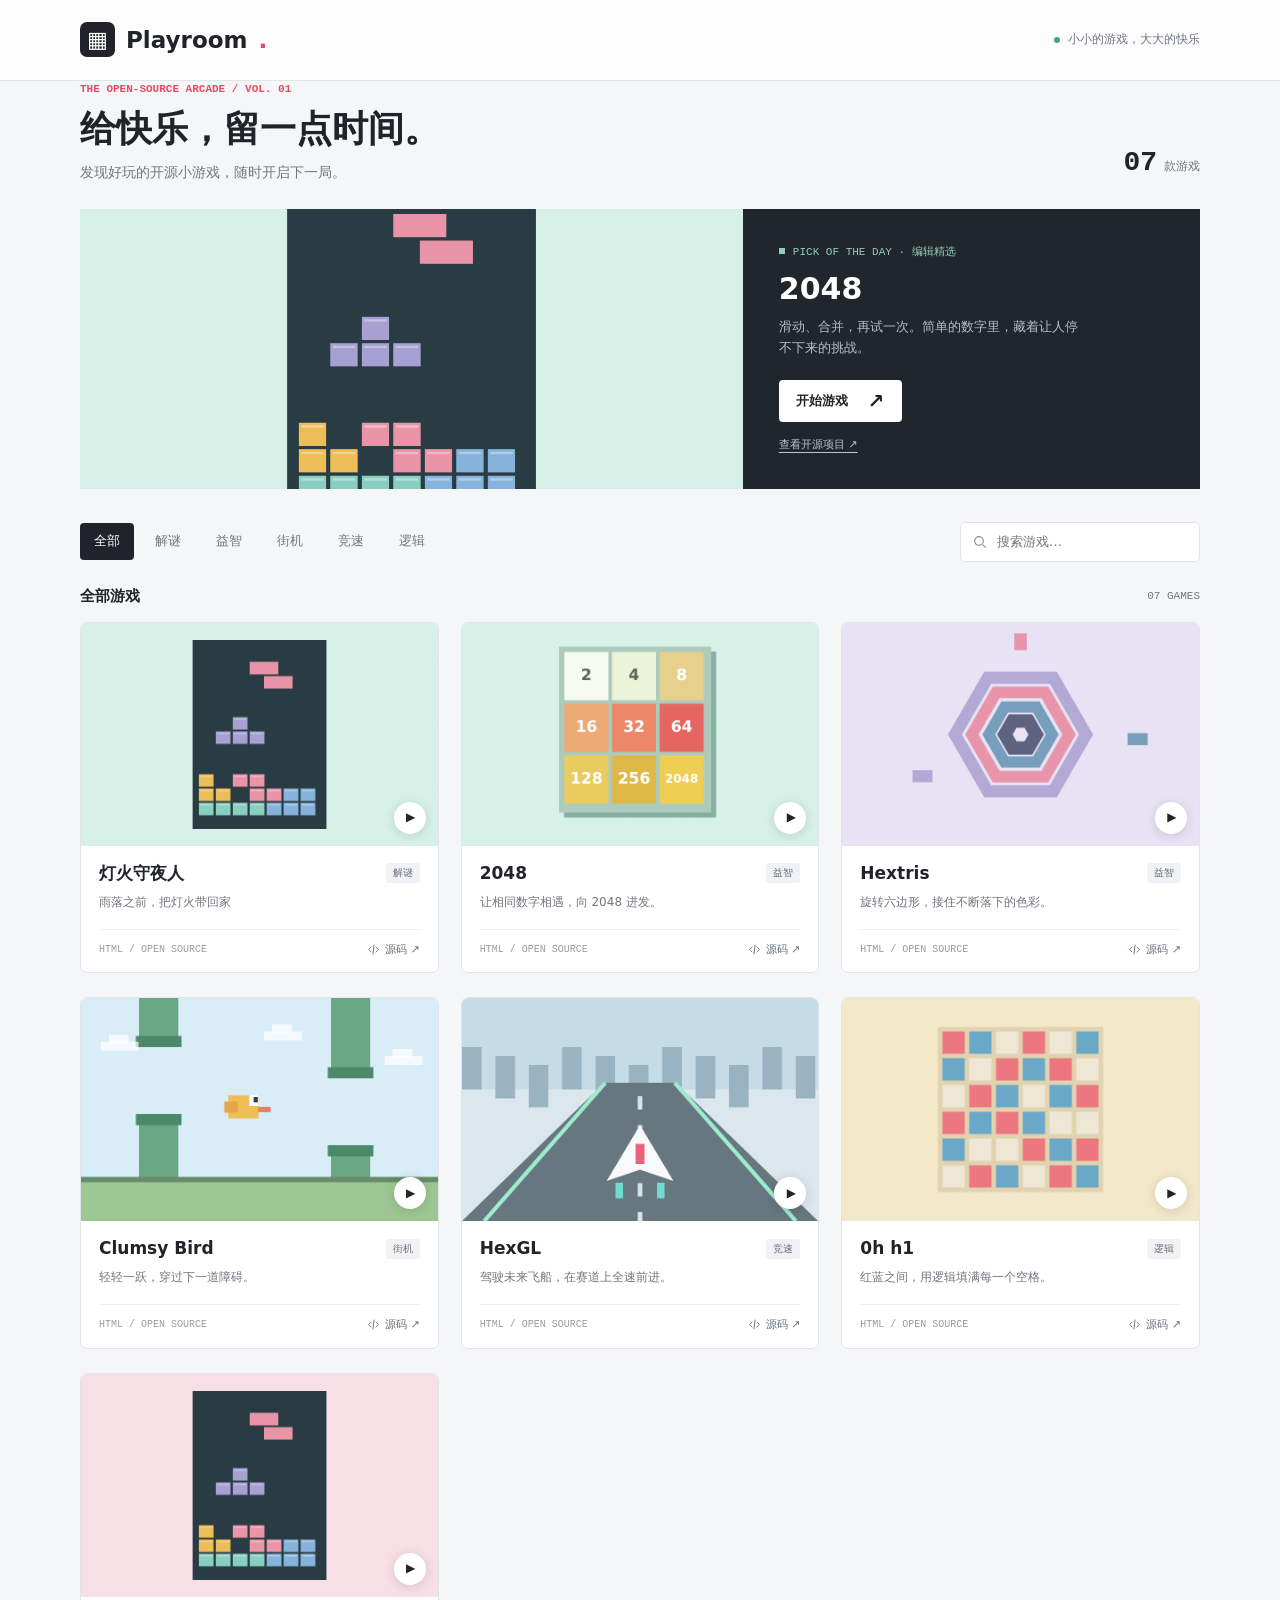
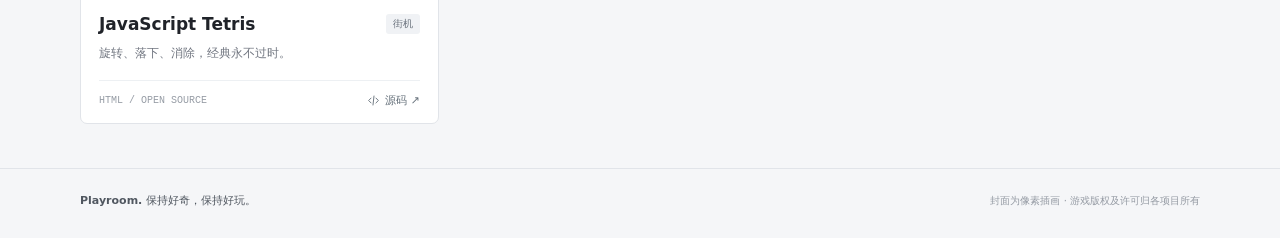
<file: index.html>
<!doctype html>
<html lang="zh-CN">
<head>
  <meta charset="utf-8">
  <meta name="viewport" content="width=device-width, initial-scale=1">
  <meta name="theme-color" content="#f5f6f8">
  <title>Playroom · 开源小游戏</title>
  <style>
    :root{color-scheme:light;--bg:#f5f6f8;--ink:#202329;--muted:#717680;--line:#e1e4e9;--accent:#e94a64;--paper:#fff}
    *{box-sizing:border-box}body{margin:0;background:var(--bg);color:var(--ink);font:15px/1.6 system-ui,-apple-system,"Segoe UI","Microsoft YaHei",sans-serif;letter-spacing:0}button,input,a{-webkit-tap-highlight-color:transparent}button,input{font:inherit}button,a{touch-action:manipulation}a{color:inherit;text-decoration:none}button{cursor:pointer}button:focus-visible,a:focus-visible,input:focus-visible{outline:3px solid #e94a6470;outline-offset:4px}button:disabled{cursor:default}
    .wrap{max-width:1184px;margin:auto;padding:0 32px}header{border-bottom:1px solid var(--line);background:#ffffffb8}.nav{height:80px;display:flex;align-items:center;justify-content:space-between;gap:20px}.brand{display:flex;align-items:center;gap:11px;font-size:23px;font-weight:850}.brand-mark{width:35px;height:35px;display:grid;place-items:center;background:var(--ink);color:white;border-radius:7px;font-size:22px}.brand span:last-child{color:var(--accent)}.nav-note{font-size:12px;color:var(--muted);display:flex;align-items:center;gap:8px}.dot{width:6px;height:6px;background:#42a477;border-radius:50%}
    main{padding-top:38px}.intro{display:flex;justify-content:space-between;align-items:end;gap:24px;margin-bottom:26px}.eyebrow{font:11px/1.5 ui-monospace,monospace;color:var(--accent);font-weight:700;margin:0 0 8px}h1{font-size:36px;line-height:1.25;margin:0 0 10px;font-weight:800}.intro p:not(.eyebrow){color:var(--muted);margin:0;font-size:14px}.counter{font:12px ui-monospace,monospace;color:var(--muted);white-space:nowrap;margin-bottom:5px}.counter strong{font-size:28px;color:var(--ink);margin-right:7px}
    .spotlight{display:grid;grid-template-columns:minmax(0,1.45fr) minmax(0,1fr);min-height:280px;background:#20262b;color:white;overflow:hidden;position:relative;margin-bottom:33px}.spotlight-visual{position:relative;min-height:280px;overflow:hidden;background:#d7f1e8}.spotlight-visual img{width:100%;height:100%;position:absolute;object-fit:cover}.spotlight-body{padding:30px 36px;display:flex;flex-direction:column;align-items:start;justify-content:center}.tagline{font:11px ui-monospace,monospace;color:#93cdb8;margin-bottom:12px;display:flex;align-items:center;gap:8px}.tagline:before{content:"";height:6px;width:6px;background:#93cdb8}.spotlight h2{font-size:30px;line-height:1.2;margin:0 0 10px}.spotlight p{font-size:13px;color:#b9bfc6;margin:0 0 22px;max-width:300px}.primary{display:inline-flex;align-items:center;justify-content:center;gap:20px;min-height:42px;background:#fff;color:var(--ink);padding:9px 17px;font-size:13px;font-weight:700;border:0;border-radius:4px}.primary:hover{background:#d7f1e8}.arrow{font-size:20px;line-height:1}.spotlight-source{margin-top:14px;color:#bdc5cc;font-size:11px;text-decoration:underline;text-underline-offset:4px}
    .toolbar{display:flex;align-items:center;justify-content:space-between;gap:20px;margin:0 0 22px}.filters{display:flex;flex-wrap:wrap;gap:7px}.filter{background:none;border:1px solid transparent;border-radius:4px;padding:7px 13px;color:var(--muted);font-size:13px;min-height:37px}.filter:hover{background:#e9ecf0;color:var(--ink)}.filter[aria-pressed=true]{background:var(--ink);color:#fff}.search{position:relative;width:240px;flex-shrink:0}.search svg{position:absolute;left:12px;top:12px;color:#8c929b;width:16px;height:16px}.search input{width:100%;height:40px;padding:8px 12px 8px 36px;border:1px solid var(--line);border-radius:5px;background:white;font-size:13px;color:var(--ink)}.section-heading{display:flex;justify-content:space-between;align-items:center;margin-bottom:14px}.section-heading h2{font-size:15px;margin:0}.section-heading span{font:11px ui-monospace,monospace;color:var(--muted)}
    .grid{display:grid;grid-template-columns:repeat(3,minmax(0,1fr));gap:24px 22px}.card{background:var(--paper);border:1px solid var(--line);border-radius:7px;overflow:hidden;transition:transform .18s,border-color .18s}.card:hover{transform:translateY(-4px);border-color:#aeb6c1}.cover{display:block;position:relative;aspect-ratio:16/10;overflow:hidden;background:#e7ebee}.cover img{width:100%;height:100%;object-fit:cover;display:block;transition:transform .3s}.card:hover .cover img{transform:scale(1.035)}.play-badge{position:absolute;right:12px;bottom:12px;width:32px;height:32px;border-radius:50%;display:grid;place-items:center;background:#fff;color:#202329;box-shadow:0 2px 12px #0002;font-size:12px;padding-left:2px}.card-body{padding:16px 18px 14px}.card-top{display:flex;align-items:center;justify-content:space-between;gap:12px}.card h3{font-size:17px;line-height:1.35;margin:0;font-weight:750}.category{font-size:10px;padding:2px 7px;background:#f0f2f5;color:#68707b;border-radius:3px;white-space:nowrap}.description{color:var(--muted);font-size:12px;margin:8px 0 16px;min-height:20px}.card-bottom{display:flex;justify-content:space-between;align-items:center;border-top:1px solid #edf0f3;padding-top:11px}.card-bottom span{color:#969ca5;font:10px ui-monospace,monospace}.source{font-size:11px;color:#65707a;display:inline-flex;gap:5px;align-items:center}.source:hover{color:var(--accent);text-decoration:underline}.source svg{width:13px;height:13px}.empty{text-align:center;padding:65px 16px;color:var(--muted)}.empty h3{color:var(--ink);font-size:18px;margin:0 0 6px}.reset{margin-top:12px;border:1px solid var(--line);background:#fff;padding:7px 18px;border-radius:4px;font-size:13px}[hidden]{display:none!important}footer{margin-top:44px;border-top:1px solid var(--line);padding:23px 0 28px}.footer-inner{display:flex;justify-content:space-between;gap:12px;align-items:center;color:var(--muted);font-size:11px}.footer-brand{font-weight:750;color:#505760}.footer-inner small{font-size:10px;color:#949aa3}
    @media(max-width:800px){.grid{grid-template-columns:repeat(2,minmax(0,1fr))}.spotlight{grid-template-columns:1.15fr 1fr}.spotlight-body{padding:25px}.toolbar{align-items:start;flex-direction:column;gap:14px}.search{width:100%}h1{font-size:30px}}
    @media(max-width:520px){.wrap{padding:0 20px}.nav{height:68px}.brand{font-size:21px}.nav-note{font-size:10px}main{padding-top:28px}.intro{align-items:start}.intro p:not(.eyebrow){max-width:220px;font-size:12px}h1{font-size:28px}.counter{font-size:10px;padding-top:25px}.counter strong{font-size:21px}.spotlight{grid-template-columns:1fr}.spotlight-visual{min-height:190px;aspect-ratio:16/8}.spotlight-body{padding:23px 24px}.spotlight h2{font-size:26px}.spotlight p{margin-bottom:17px}.spotlight-source{margin-top:10px}.grid{gap:15px 12px}.card-body{padding:12px}.card-top{align-items:start;flex-direction:column;gap:6px}.card h3{font-size:15px;overflow-wrap:anywhere}.description{font-size:11px;min-height:36px;margin:7px 0 11px}.category{font-size:9px}.card-bottom{gap:4px;flex-wrap:wrap}.card-bottom span{font-size:9px}.source{font-size:10px}.play-badge{width:26px;height:26px;right:8px;bottom:8px}.filters{gap:3px}.filter{padding:6px 10px;font-size:12px}.footer-inner{align-items:start;flex-direction:column}.section-heading span{font-size:10px}}
    @media(prefers-reduced-motion:reduce){*{transition:none!important}}
  </style>
</head>
<body>
  <header><div class="wrap nav"><a class="brand" href="./index.html" aria-label="Playroom 首页"><span class="brand-mark" aria-hidden="true">▦</span>Playroom<span>.</span></a><div class="nav-note"><span class="dot"></span>小小的游戏，大大的快乐</div></div></header>
  <main class="wrap">
    <div class="intro"><div><p class="eyebrow">THE OPEN-SOURCE ARCADE / VOL. 01</p><h1>给快乐，留一点时间。</h1><p>发现好玩的开源小游戏，随时开启下一局。</p></div><div class="counter"><strong id="total">06</strong>款游戏</div></div>
    <section class="spotlight" aria-labelledby="featured-title"><div class="spotlight-visual"><img id="featured-cover" alt="2048 数字方块插画封面" width="800" height="500"></div><div class="spotlight-body"><div class="tagline">PICK OF THE DAY · 编辑精选</div><h2 id="featured-title">2048</h2><p>滑动、合并，再试一次。简单的数字里，藏着让人停不下来的挑战。</p><a id="featured-play" class="primary" href="https://play2048.co/" target="_blank" rel="noopener noreferrer">开始游戏 <span class="arrow" aria-hidden="true">↗</span></a><a class="spotlight-source" href="https://github.com/gabrielecirulli/2048" target="_blank" rel="noopener noreferrer">查看开源项目 ↗</a></div></section>
    <div class="toolbar"><nav class="filters" aria-label="游戏分类" id="filters"></nav><label class="search"><svg viewBox="0 0 24 24" fill="none" stroke="currentColor" stroke-width="1.8" aria-hidden="true"><circle cx="10.5" cy="10.5" r="6.5"/><path d="m16 16 4.5 4.5"/></svg><input id="search" type="search" placeholder="搜索游戏…" aria-label="搜索游戏" autocomplete="off"></label></div>
    <div class="section-heading"><h2 id="list-title">全部游戏</h2><span id="result-count" aria-live="polite"></span></div>
    <section class="grid" id="games" aria-label="游戏列表"></section>
    <div class="empty" id="empty" hidden><h3>还没找到这款游戏</h3><div>换个关键词，或者看看其他分类。</div><button type="button" class="reset" id="reset">查看全部游戏</button></div>
    <noscript><p>请启用 JavaScript 以显示游戏列表。你也可以直接访问 <a href="https://play2048.co/">2048</a>。</p></noscript>
  </main>
  <footer><div class="wrap footer-inner"><span class="footer-brand">Playroom. <span style="font-weight:400">保持好奇，保持好玩。</span></span><small>封面为像素插画 · 游戏版权及许可归各项目所有</small></div></footer>
  <script>
    // 添加游戏时修改此清单。使用相对路径即可部署到 GitHub Pages 项目目录。
    // cover: "images/game.jpg", url: "games/game/index.html"
    const games = [
      {name:"灯火守夜人",category:"解谜",description:"雨落之前，把灯火带回家",url:"shouyeren/index.html",source:"img/shouye.png",art:"灯火夜归人",cover:"",color:"#d7f1e8"},
      {name:"2048",category:"益智",description:"让相同数字相遇，向 2048 进发。",url:"https://play2048.co/",source:"https://github.com/gabrielecirulli/2048",art:"2048",cover:"",color:"#d7f1e8"},
      {name:"Hextris",category:"益智",description:"旋转六边形，接住不断落下的色彩。",url:"https://hextris.io/",source:"https://github.com/Hextris/hextris",art:"hex",cover:"",color:"#e7e3f5"},
      {name:"Clumsy Bird",category:"街机",description:"轻轻一跃，穿过下一道障碍。",url:"https://ellisonleao.github.io/clumsy-bird/",source:"https://github.com/ellisonleao/clumsy-bird",art:"bird",cover:"",color:"#d8edf7"},
      {name:"HexGL",category:"竞速",description:"驾驶未来飞船，在赛道上全速前进。",url:"https://hexgl.bkcore.com/play/",source:"https://github.com/BKcore/HexGL",art:"race",cover:"",color:"#dce7ed"},
      {name:"0h h1",category:"逻辑",description:"红蓝之间，用逻辑填满每一个空格。",url:"https://0hh1.com/",source:"https://github.com/Q42/0hh1",art:"board",cover:"",color:"#f4e8ca"},
      {name:"JavaScript Tetris",category:"街机",description:"旋转、落下、消除，经典永不过时。",url:"https://jakesgordon.com/javascript/tetris/",source:"https://github.com/jakesgordon/javascript-tetris",art:"tetris",cover:"",color:"#f8dfe5"}
    ];
    const grid=document.querySelector('#games'),search=document.querySelector('#search'),filters=document.querySelector('#filters');
    let category='全部';
    const sourceIcon='<svg viewBox="0 0 24 24" fill="none" stroke="currentColor" stroke-width="1.7" aria-hidden="true"><path d="m8 7-5 5 5 5m8-10 5 5-5 5m-3-14-2 18"/></svg>';
    // Canvas 生成内置位图封面；填入 cover 后优先使用实际游戏截图。
    function coverArt(game){
      const canvas=document.createElement('canvas');canvas.width=800;canvas.height=500;
      const c=canvas.getContext('2d');c.fillStyle=game.color;c.fillRect(0,0,800,500);
      const rect=(x,y,w,h,color)=>{c.fillStyle=color;c.fillRect(x,y,w,h)};
      const circle=(x,y,r,color)=>{c.fillStyle=color;c.beginPath();c.arc(x,y,r,0,Math.PI*2);c.fill()};
      c.fillStyle='#ffffff55';for(let x=20;x<800;x+=35)for(let y=20;y<500;y+=35)c.fillRect(x,y,2,2);
      if(game.art==='2048'){
        rect(229,64,342,372,'#87af9f');rect(218,53,342,372,'#adcbbd');
        const values=[2,4,8,16,32,64,128,256,2048],colors=['#f7faf3','#edf3d9','#e7cf8e','#edaa75','#ec876a','#e56560','#eacb5e','#dfb947','#efcf53'];
        values.forEach((v,i)=>{let x=230+i%3*107,y=65+Math.floor(i/3)*116;rect(x,y,99,108,colors[i]);c.fillStyle=i<2?'#56665c':'#fff';c.font=`bold ${v===2048?27:35}px system-ui`;c.textAlign='center';c.textBaseline='middle';c.fillText(v,x+49.5,y+54)});
      }else if(game.art==='hex'){
        const hex=(r,width,color,rotation=0)=>{c.beginPath();for(let i=0;i<6;i++){let a=i*Math.PI/3+rotation;c.lineTo(400+Math.cos(a)*r,250+Math.sin(a)*r)}c.closePath();c.strokeStyle=color;c.lineWidth=width;c.stroke()};
        hex(147,27,'#b3a9d5');hex(109,26,'#e895ac');hex(71,25,'#779ebc');hex(35,30,'#5d637e');
        rect(386,23,28,38,'#e895ac');rect(640,247,45,27,'#779ebc');rect(158,330,45,27,'#b3a9d5');
      }else if(game.art==='bird'){
        rect(0,401,800,99,'#9ec694');rect(0,401,800,12,'#658d69');
        [[130,160],[560,230]].forEach(([x,gap])=>{rect(x,0,88,gap-55,'#6aa783');rect(x-7,gap-75,102,25,'#4b8968');rect(x,gap+100,88,301-gap,'#6aa783');rect(x-7,gap+100,102,25,'#4b8968')});
        rect(330,218,68,52,'#f0bf53');rect(321,232,31,25,'#e6a64c');rect(377,218,20,24,'#fff');rect(387,222,9,12,'#303944');rect(397,244,28,12,'#e97e62');
        [[44,98],[410,75],[680,130]].forEach(([x,y])=>{rect(x,y,85,20,'#ffffffb3');rect(x+18,y-16,45,20,'#ffffffb3')});
      }else if(game.art==='race'){
        rect(0,0,800,205,'#c5dce7');for(let i=0;i<12;i++)rect(i*75,110+(i%3)*20,44,95,'#99b3c1');
        c.fillStyle='#667780';c.beginPath();c.moveTo(320,190);c.lineTo(480,190);c.lineTo(800,500);c.lineTo(0,500);c.fill();
        c.strokeStyle='#a0ecce';c.lineWidth=9;c.beginPath();c.moveTo(322,190);c.lineTo(50,500);c.moveTo(478,190);c.lineTo(750,500);c.stroke();
        for(let y=220;y<500;y+=65)rect(395,y,10,30,'#dce5e8');
        c.fillStyle='#f7f9fa';c.beginPath();c.moveTo(400,285);c.lineTo(475,410);c.lineTo(400,385);c.lineTo(325,410);c.closePath();c.fill();rect(390,327,20,45,'#e9637a');rect(345,414,17,35,'#72dbd0');rect(438,414,17,35,'#72dbd0');
      }else if(game.art==='board'){
        rect(215,65,370,370,'#e1d2b0');
        const cells=[1,2,0,1,0,2,2,0,1,2,1,0,0,1,2,0,2,1,1,2,1,2,0,0,2,0,0,1,2,1,0,1,2,0,1,2];
        cells.forEach((v,i)=>rect(225+i%6*60,75+Math.floor(i/6)*60,50,50,['#eee7d5','#ed7780','#6aa8c7'][v]));
      }else{
        rect(250,38,300,424,'#293b43');const blocks=[[0,11,4,'#89cfc0'],[0,10,2,'#edbd58'],[2,9,2,'#e995a7'],[4,11,3,'#86b3db'],[5,10,2,'#86b3db'],[0,9,1,'#edbd58'],[3,10,2,'#e995a7'],[1,6,3,'#a7a0d3'],[2,5,1,'#a7a0d3']];
        blocks.forEach(([x,y,n,col])=>{for(let i=0;i<n;i++){rect(264+(x+i)*38,51+y*32,33,28,col);rect(267+(x+i)*38,54+y*32,27,3,'#ffffff55')}});
        rect(378,87,32,28,'#e995a7');rect(410,87,32,28,'#e995a7');rect(410,119,32,28,'#e995a7');rect(442,119,32,28,'#e995a7');
      }
      return canvas.toDataURL('image/png');
    }
    const covers=new Map(games.map(g=>[g.name,coverArt(g)]));
    function setCover(img,game){img.src=game.cover||covers.get(game.name);img.alt=game.name+(game.cover?' 游戏截图':' 像素插画封面');img.addEventListener('error',()=>{img.src=covers.get(game.name)},{once:true})}
    function render(){
      const query=search.value.trim().toLocaleLowerCase();
      const visible=games.filter(g=>(category==='全部'||g.category===category)&&`${g.name} ${g.description} ${g.category}`.toLocaleLowerCase().includes(query));
      grid.replaceChildren();
      visible.forEach(game=>{
        const card=document.createElement('article');card.className='card';
        card.innerHTML='<a class="cover" target="_blank" rel="noopener noreferrer"><img width="800" height="500" loading="lazy"><span class="play-badge" aria-hidden="true">▶</span></a><div class="card-body"><div class="card-top"><h3></h3><span class="category"></span></div><p class="description"></p><div class="card-bottom"><span>HTML / OPEN SOURCE</span><a class="source" target="_blank" rel="noopener noreferrer">'+sourceIcon+' 源码 ↗</a></div></div>';
        const link=card.querySelector('.cover');link.href=game.url;link.setAttribute('aria-label','开始游戏：'+game.name+'（新窗口）');
        setCover(card.querySelector('img'),game);card.querySelector('h3').textContent=game.name;card.querySelector('.category').textContent=game.category;card.querySelector('.description').textContent=game.description;
        const source=card.querySelector('.source');source.href=game.source;source.setAttribute('aria-label',game.name+' 的开源代码（新窗口）');grid.append(card);
      });
      document.querySelector('#empty').hidden=visible.length>0;
      document.querySelector('#result-count').textContent=`${String(visible.length).padStart(2,'0')} GAMES`;
      document.querySelector('#list-title').textContent=category==='全部'?'全部游戏':category+'游戏';
      filters.querySelectorAll('button').forEach(b=>b.setAttribute('aria-pressed',String(b.textContent===category)));
    }
    ['全部',...new Set(games.map(g=>g.category))].forEach(name=>{const b=document.createElement('button');b.type='button';b.className='filter';b.textContent=name;b.addEventListener('click',()=>{category=name;render()});filters.append(b)});
    search.addEventListener('input',render);document.querySelector('#reset').addEventListener('click',()=>{category='全部';search.value='';render();search.focus()});
    document.querySelector('#total').textContent=String(games.length).padStart(2,'0');setCover(document.querySelector('#featured-cover'),games[0]);render();
    console.assert(new Set(games.map(g=>g.name)).size===games.length,'游戏名称应唯一');
  </script>
</body>
</html>
</file>
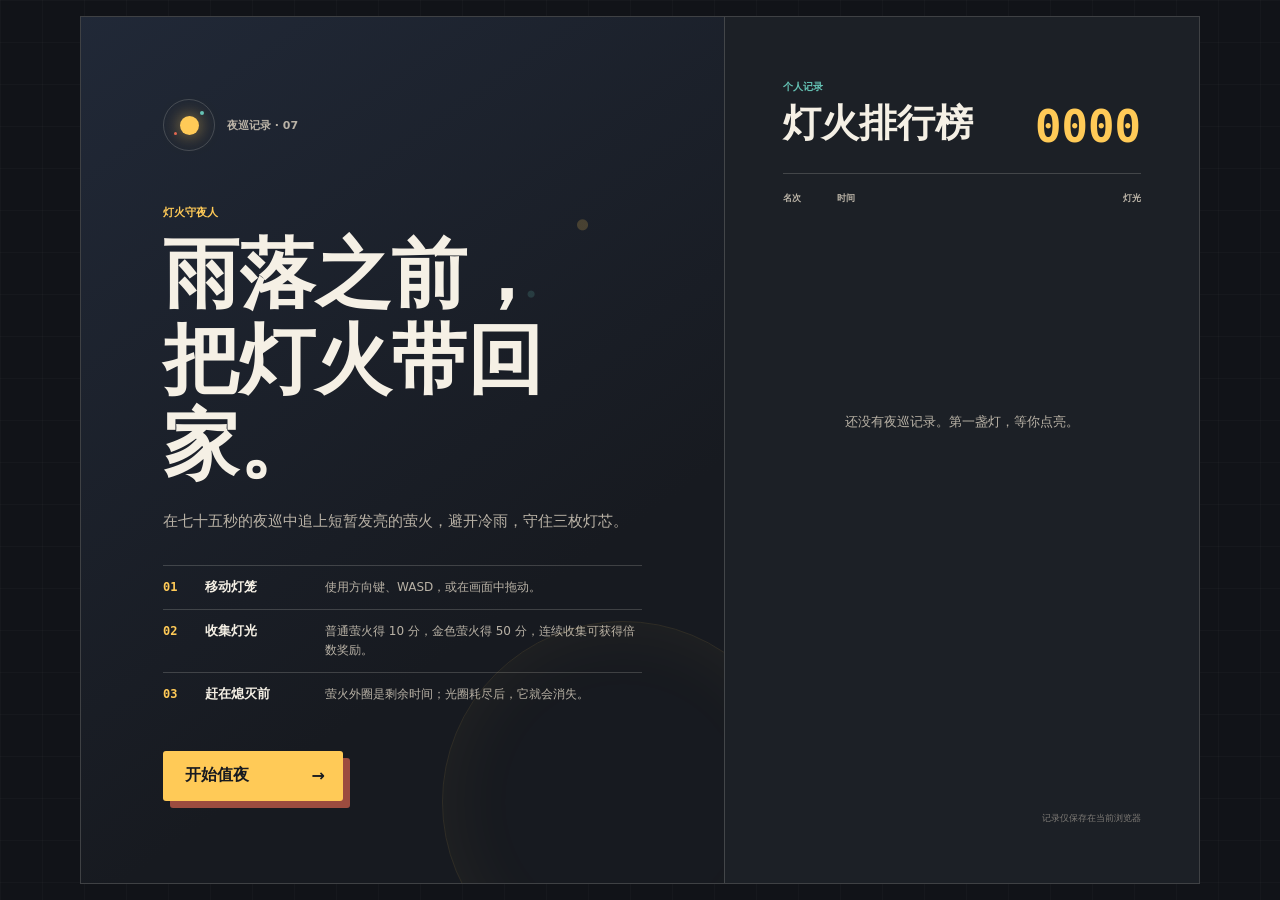
<file: shouyeren/index.html>
<!doctype html>
<html lang="zh-CN">
  <head>
    <meta charset="UTF-8" />
    <meta name="viewport" content="width=device-width, initial-scale=1, viewport-fit=cover" />
    <meta name="theme-color" content="#171a20" />
    <meta name="description" content="灯火守夜人，一款温暖的街机收集小游戏。" />
    <title>灯火守夜人</title>
    <link rel="stylesheet" href="styles.css" />
  </head>
  <body>
    <main id="homeScreen" class="home-screen">
      <section class="home-intro">
        <div class="home-brand">
          <span class="brand-mark large" aria-hidden="true"><i></i></span>
          <span>夜巡记录 · 07</span>
        </div>
        <p class="chapter">灯火守夜人</p>
        <h1>雨落之前，<br />把灯火带回家。</h1>
        <p class="home-copy">在七十五秒的夜巡中追上短暂发亮的萤火，避开冷雨，守住三枚灯芯。</p>

        <ol class="rules" aria-label="游戏玩法">
          <li><b>移动灯笼</b><span>使用方向键、WASD，或在画面中拖动。</span></li>
          <li><b>收集灯光</b><span>普通萤火得 10 分，金色萤火得 50 分，连续收集可获得倍数奖励。</span></li>
          <li><b>赶在熄灭前</b><span>萤火外圈是剩余时间；光圈耗尽后，它就会消失。</span></li>
        </ol>

        <button id="homeStartButton" class="primary-button home-start" type="button">
          <span>开始值夜</span><b aria-hidden="true">→</b>
        </button>
      </section>

      <section class="leaderboard" aria-labelledby="leaderboardTitle">
        <header>
          <div>
            <span class="section-index">个人记录</span>
            <h2 id="leaderboardTitle">灯火排行榜</h2>
          </div>
          <strong id="homeBestValue">0000</strong>
        </header>
        <div class="leaderboard-head" aria-hidden="true"><span>名次</span><span>时间</span><span>灯光</span></div>
        <ol id="leaderboardList" class="leaderboard-list"></ol>
        <p id="emptyLeaderboard" class="empty-leaderboard">还没有夜巡记录。第一盏灯，等你点亮。</p>
        <p class="storage-note">记录仅保存在当前浏览器</p>
      </section>
    </main>

    <main id="gameScreen" class="game-shell" hidden>
      <header class="topbar">
        <div class="brand" aria-label="灯火守夜人">
          <span class="brand-mark" aria-hidden="true"><i></i></span>
          <div><p>夜巡记录 · 07</p><h1>灯火守夜人</h1></div>
        </div>
        <div class="actions">
          <button id="soundButton" class="icon-button" type="button" aria-label="关闭声音" title="声音"><span aria-hidden="true">♪</span></button>
          <button id="pauseButton" class="icon-button" type="button" aria-label="暂停游戏" title="暂停"><span aria-hidden="true">Ⅱ</span></button>
        </div>
      </header>

      <section class="hud" aria-label="游戏状态">
        <div class="hud-block"><span>灯火</span><strong id="scoreValue">0000</strong></div>
        <div class="hud-block center"><span>连击</span><strong id="comboValue">×1</strong></div>
        <div class="hud-block right"><span>最高</span><strong id="bestValue">0000</strong></div>
      </section>

      <section class="game-frame" id="gameFrame">
        <canvas id="gameCanvas" width="900" height="600" aria-label="灯火守夜人游戏区域"></canvas>
        <div class="weather" aria-hidden="true"><span></span><span></span><span></span><span></span><span></span><span></span></div>

        <div id="pauseOverlay" class="overlay compact" aria-hidden="true">
          <div class="overlay-panel">
            <span class="chapter">稍作停留</span>
            <h2>夜色正在等你。</h2>
            <button id="resumeButton" class="primary-button" type="button"><span>继续值夜</span><b aria-hidden="true">→</b></button>
          </div>
        </div>

        <div id="endOverlay" class="overlay compact" aria-hidden="true">
          <div class="overlay-panel">
            <span class="chapter">天光将至</span>
            <h2 id="endTitle">今夜的灯，很亮。</h2>
            <div class="result-row">
              <div><span>本次灯火</span><strong id="finalScore">0000</strong></div>
              <div><span>最高连击</span><strong id="finalCombo">×1</strong></div>
            </div>
            <div class="end-actions">
              <button id="restartButton" class="primary-button" type="button"><span>再巡一夜</span><b aria-hidden="true">↻</b></button>
              <button id="homeButton" class="secondary-button" type="button"><span aria-hidden="true">←</span> 回到首页</button>
            </div>
          </div>
        </div>

        <div class="touch-controls" aria-label="移动控制">
          <button data-direction="left" type="button" aria-label="向左移动">←</button>
          <button data-direction="up" type="button" aria-label="向上移动">↑</button>
          <button data-direction="down" type="button" aria-label="向下移动">↓</button>
          <button data-direction="right" type="button" aria-label="向右移动">→</button>
        </div>
      </section>

      <footer class="statusbar">
        <div class="life" aria-label="剩余灯芯"><span>灯芯</span><div id="lifePips" class="life-pips"><i></i><i></i><i></i></div></div>
        <div class="night-progress" aria-label="夜晚进度"><span>入夜</span><div class="progress-track"><i id="progressFill"></i></div><span>破晓</span></div>
      </footer>
    </main>
    <script src="game.js"></script>
  </body>
</html>
</file>
<file: shouyeren/styles.css>
:root {
  color-scheme: dark;
  --ink: #171a20;
  --paper: #f5f0e5;
  --muted: #b9b2a6;
  --amber: #ffca57;
  --coral: #e46851;
  --teal: #65c2b4;
  --line: rgba(245, 240, 229, 0.18);
}

* { box-sizing: border-box; }
html, body { min-height: 100%; margin: 0; }
body {
  display: grid;
  place-items: center;
  min-height: 100svh;
  overflow-x: hidden;
  background: linear-gradient(rgba(255,255,255,.018) 1px, transparent 1px), linear-gradient(90deg, rgba(255,255,255,.018) 1px, transparent 1px), #111318;
  background-size: 42px 42px;
  color: var(--paper);
  font-family: "Microsoft YaHei", "PingFang SC", system-ui, sans-serif;
}
button { font: inherit; }
[hidden] { display: none !important; }

.home-screen {
  display: grid;
  grid-template-columns: minmax(0, 1.15fr) minmax(360px, .85fr);
  width: min(1120px, calc(100vw - 40px));
  min-height: min(720px, calc(100svh - 48px));
  border: 1px solid var(--line);
  background: #171a20;
}
.home-intro {
  position: relative;
  display: flex;
  flex-direction: column;
  justify-content: center;
  min-width: 0;
  overflow: hidden;
  padding: clamp(42px, 7vw, 82px);
  background:
    radial-gradient(circle at 78% 24%, rgba(255,202,87,.2) 0 5px, transparent 6px),
    radial-gradient(circle at 70% 32%, rgba(101,194,180,.18) 0 3px, transparent 4px),
    linear-gradient(145deg, rgba(33,41,56,.96), rgba(23,26,32,.98) 68%);
}
.home-intro::after {
  content: "";
  position: absolute;
  right: -80px;
  bottom: -100px;
  width: 360px;
  height: 360px;
  border: 1px solid rgba(255,202,87,.1);
  border-radius: 50%;
  box-shadow: 0 0 80px rgba(255,202,87,.06) inset;
  pointer-events: none;
}
.home-brand { display: flex; align-items: center; gap: 12px; margin-bottom: clamp(36px,6vh,70px); color: var(--muted); font-size: 11px; font-weight: 700; }
.brand-mark.large { width: 52px; height: 52px; }
.home-intro > .chapter { margin: 0 0 12px; }
.home-intro h1 {
  max-width: 650px;
  margin: 0;
  font-family: "STKaiti", "KaiTi", serif;
  font-size: clamp(46px, 6vw, 76px);
  line-height: 1.12;
  letter-spacing: 0;
}
.home-copy { max-width: 560px; margin: 20px 0 30px; color: var(--muted); font-size: 15px; line-height: 1.8; }
.rules { display: grid; gap: 0; max-width: 590px; margin: 0 0 34px; padding: 0; list-style: none; counter-reset: rules; }
.rules li { display: grid; grid-template-columns: 34px 112px 1fr; align-items: baseline; gap: 8px; padding: 12px 0; border-top: 1px solid var(--line); counter-increment: rules; }
.rules li::before { content: "0" counter(rules); color: var(--amber); font: 700 12px Consolas, monospace; }
.rules b { font-size: 13px; }
.rules span { color: var(--muted); font-size: 12px; line-height: 1.6; }
.home-start { position: relative; z-index: 1; align-self: flex-start; }

.leaderboard { display: flex; flex-direction: column; min-width: 0; padding: clamp(32px,5vw,58px); background: #1c2026; border-left: 1px solid var(--line); }
.leaderboard > header { display: flex; align-items: flex-end; justify-content: space-between; gap: 20px; padding-bottom: 24px; border-bottom: 1px solid var(--line); }
.leaderboard h2 { margin: 4px 0 0; font-family: "STKaiti", "KaiTi", serif; font-size: clamp(28px,3vw,38px); letter-spacing: 0; }
.section-index { color: var(--teal); font-size: 10px; font-weight: 700; }
.leaderboard > header > strong { color: var(--amber); font: 700 clamp(28px,4vw,44px)/1 Consolas, monospace; letter-spacing: 0; }
.leaderboard-head, .leaderboard-list li { display: grid; grid-template-columns: 44px 1fr 74px; align-items: center; gap: 10px; }
.leaderboard-head { padding: 18px 0 8px; color: var(--muted); font-size: 9px; font-weight: 700; }
.leaderboard-head span:last-child { text-align: right; }
.leaderboard-list { margin: 0; padding: 0; list-style: none; }
.leaderboard-list li { min-height: 48px; border-bottom: 1px solid rgba(245,240,229,.09); }
.leaderboard-list .rank { color: var(--muted); font: 700 12px Consolas, monospace; }
.leaderboard-list li:first-child .rank, .leaderboard-list li:first-child .record-score { color: var(--amber); }
.record-time { display: grid; gap: 2px; min-width: 0; }
.record-time strong { overflow: hidden; color: var(--paper); font-size: 12px; font-weight: 700; text-overflow: ellipsis; white-space: nowrap; }
.record-time span { color: var(--muted); font-size: 9px; }
.record-score { text-align: right; color: var(--paper); font: 700 16px Consolas, monospace; letter-spacing: 0; }
.empty-leaderboard { margin: auto 0; padding: 36px 0; color: var(--muted); font-size: 13px; line-height: 1.8; text-align: center; }
.storage-note { margin: auto 0 0; padding-top: 20px; color: rgba(185,178,166,.62); font-size: 9px; text-align: right; }

.game-shell { width: min(1040px, calc(100vw - 40px)); padding: 24px 0; }
.topbar, .hud, .statusbar { display: flex; align-items: center; }
.topbar { justify-content: space-between; min-height: 64px; margin-bottom: 18px; }
.brand { display: flex; align-items: center; gap: 14px; }
.brand-mark { position: relative; display: grid; place-items: center; width: 44px; height: 44px; border: 1px solid var(--line); border-radius: 50%; }
.brand-mark::before, .brand-mark::after, .brand-mark i { content: ""; position: absolute; border-radius: 50%; }
.brand-mark::before { width: 19px; height: 19px; background: var(--amber); box-shadow: 0 0 18px rgba(255,202,87,.65); }
.brand-mark::after { width: 4px; height: 4px; transform: translate(13px,-12px); background: var(--teal); }
.brand-mark i { width: 3px; height: 3px; transform: translate(-14px,8px); background: var(--coral); }
.brand p, .brand h1 { margin: 0; }
.brand p { margin-bottom: 3px; color: var(--muted); font-size: 10px; font-weight: 700; }
.brand h1 { font-family: "STKaiti", "KaiTi", serif; font-size: clamp(22px,3vw,30px); line-height: 1; letter-spacing: 0; }
.actions { display: flex; gap: 8px; }
.icon-button {
  display: grid; place-items: center; width: 42px; height: 42px; padding: 0; border: 1px solid var(--line); border-radius: 50%;
  background: transparent; color: var(--paper); cursor: pointer; transition: border-color 160ms ease, background-color 160ms ease, transform 160ms ease;
}
.icon-button:hover, .icon-button:focus-visible { border-color: var(--amber); background: rgba(255,202,87,.1); outline: none; }
.icon-button:active { transform: scale(.94); }
.icon-button.muted { color: var(--muted); }
.hud { position: relative; z-index: 3; justify-content: space-between; min-height: 62px; padding: 0 24px; border: 1px solid var(--line); border-bottom: 0; background: #1c2026; }
.hud-block { display: grid; gap: 2px; min-width: 90px; }
.hud-block.center { text-align: center; }
.hud-block.right { text-align: right; }
.hud-block span, .statusbar span, .result-row span { color: var(--muted); font-size: 10px; font-weight: 700; }
.hud-block strong { color: var(--amber); font: 700 21px/1 Consolas, monospace; letter-spacing: 0; }
.hud-block.center strong { color: var(--teal); }
.game-frame { position: relative; width: 100%; aspect-ratio: 3/2; min-height: 0; overflow: hidden; border: 1px solid var(--line); background: #202530; isolation: isolate; }
canvas { display: block; width: 100%; height: 100%; touch-action: none; }
.weather { position: absolute; inset: 0; z-index: 1; overflow: hidden; pointer-events: none; opacity: .2; }
.weather span { position: absolute; top: -25%; width: 1px; height: 18%; background: linear-gradient(transparent, rgba(180,224,229,.8), transparent); transform: rotate(14deg); animation: rain-line 2.4s linear infinite; }
.weather span:nth-child(1) { left: 8%; animation-delay: -.5s; }
.weather span:nth-child(2) { left: 24%; animation-delay: -1.7s; }
.weather span:nth-child(3) { left: 43%; animation-delay: -.9s; }
.weather span:nth-child(4) { left: 61%; animation-delay: -2.1s; }
.weather span:nth-child(5) { left: 78%; animation-delay: -1.2s; }
.weather span:nth-child(6) { left: 94%; animation-delay: -.2s; }
@keyframes rain-line { to { transform: translate(15vw,155vh) rotate(14deg); } }
.overlay {
  position: absolute; inset: 0; z-index: 5; display: grid; align-items: end; padding: clamp(28px,6vw,72px);
  background: linear-gradient(90deg, rgba(18,21,27,.96), rgba(18,21,27,.35) 68%, transparent);
  visibility: hidden; opacity: 0; pointer-events: none; transition: opacity 220ms ease, visibility 220ms ease;
}
.overlay.visible { visibility: visible; opacity: 1; pointer-events: auto; }
.overlay.compact { align-items: center; justify-items: center; background: rgba(18,21,27,.82); backdrop-filter: blur(6px); }
.overlay.compact .overlay-panel { text-align: center; }
.overlay-panel { width: min(510px,100%); }
.chapter { display: inline-block; margin-bottom: 16px; color: var(--amber); font-size: 11px; font-weight: 700; }
.overlay h2 { margin: 0; font-family: "STKaiti", "KaiTi", serif; font-size: clamp(34px,6.5vw,68px); line-height: 1.14; letter-spacing: 0; }
.overlay.compact h2 { font-size: clamp(30px,5vw,52px); }
.overlay p { margin: 14px 0 26px; color: var(--muted); font-size: 14px; }
.primary-button {
  display: inline-flex; align-items: center; justify-content: space-between; gap: 28px; min-width: 180px; min-height: 50px; padding: 0 18px 0 22px;
  border: 0; border-radius: 3px; background: var(--amber); color: var(--ink); font-weight: 800; cursor: pointer;
  box-shadow: 7px 7px 0 rgba(228,104,81,.65); transition: transform 150ms ease, box-shadow 150ms ease;
}
.primary-button:hover, .primary-button:focus-visible { transform: translate(2px,2px); box-shadow: 4px 4px 0 rgba(228,104,81,.75); outline: 2px solid var(--paper); outline-offset: 3px; }
.primary-button:active { transform: translate(6px,6px); box-shadow: none; }
.secondary-button {
  min-height: 48px;
  padding: 0 18px;
  border: 1px solid var(--line);
  border-radius: 3px;
  background: transparent;
  color: var(--paper);
  font-weight: 700;
  cursor: pointer;
}
.secondary-button:hover, .secondary-button:focus-visible { border-color: var(--teal); background: rgba(101,194,180,.09); outline: none; }
.end-actions { display: flex; justify-content: center; align-items: center; gap: 18px; }
.result-row { display: flex; justify-content: center; gap: 42px; margin: 24px 0 28px; }
.result-row div { display: grid; gap: 4px; }
.result-row strong { color: var(--amber); font: 700 26px Consolas, monospace; letter-spacing: 0; }
.touch-controls { position: absolute; z-index: 4; right: 16px; bottom: 16px; display: none; grid-template-columns: repeat(3,46px); grid-template-rows: repeat(2,46px); gap: 5px; }
.touch-controls button { border: 1px solid rgba(245,240,229,.34); border-radius: 50%; background: rgba(23,26,32,.58); color: var(--paper); font-size: 20px; backdrop-filter: blur(5px); touch-action: none; }
.touch-controls button:active { background: rgba(255,202,87,.7); color: var(--ink); }
.touch-controls [data-direction="up"] { grid-column: 2; }
.touch-controls [data-direction="left"] { grid-column: 1; grid-row: 2; }
.touch-controls [data-direction="down"] { grid-column: 2; grid-row: 2; }
.touch-controls [data-direction="right"] { grid-column: 3; grid-row: 2; }
.statusbar { justify-content: space-between; min-height: 58px; padding: 0 20px; border: 1px solid var(--line); border-top: 0; background: #1c2026; }
.life, .night-progress { display: flex; align-items: center; gap: 10px; }
.life-pips { display: flex; gap: 6px; }
.life-pips i { width: 12px; height: 12px; border-radius: 50%; background: var(--coral); box-shadow: 0 0 10px rgba(228,104,81,.45); transition: transform 180ms ease, opacity 180ms ease; }
.life-pips i.lost { opacity: .16; transform: scale(.72); box-shadow: none; }
.night-progress { width: min(45%,360px); }
.progress-track { flex: 1; height: 3px; overflow: hidden; background: rgba(245,240,229,.12); }
.progress-track i { display: block; width: 0; height: 100%; background: var(--teal); transition: width 200ms linear; }

@media (max-width: 720px) {
  body { display: block; }
  .home-screen { grid-template-columns: 1fr; width: 100%; min-height: 100svh; border: 0; }
  .home-intro { padding: 34px 24px 42px; }
  .home-brand { margin-bottom: 36px; }
  .home-intro h1 { font-size: clamp(42px,13vw,58px); }
  .home-copy { margin: 16px 0 24px; }
  .rules li { grid-template-columns: 30px 90px 1fr; padding: 10px 0; }
  .leaderboard { min-height: 520px; padding: 38px 24px; border-top: 1px solid var(--line); border-left: 0; }
  .game-shell { width: 100%; max-width: 100vw; min-width: 0; padding: 14px; }
  .topbar { min-height: 52px; margin-bottom: 12px; }
  .brand-mark, .icon-button { width: 38px; height: 38px; }
  .hud { min-height: 54px; padding: 0 14px; }
  .hud-block { min-width: 68px; }
  .hud-block strong { font-size: 18px; }
  .game-frame, canvas { min-width: 0; }
  .overlay { padding: 16px 20px 22px; background: linear-gradient(0deg, rgba(18,21,27,.98), rgba(18,21,27,.18)); }
  .chapter { margin-bottom: 6px; }
  .overlay h2 { font-size: clamp(28px,8.5vw,40px); }
  .overlay p { margin: 6px 0 12px; font-size: 12px; }
  .primary-button { min-height: 42px; }
  .secondary-button { min-height: 42px; }
  .touch-controls { display: grid; }
  .statusbar { min-height: 54px; padding: 0 14px; }
  .night-progress { width: 55%; }
}
@media (max-width: 420px) {
  .brand p, .hud-block span, .statusbar span { font-size: 9px; }
  .brand-mark { display: none; }
  .hud-block.center { display: none; }
  .result-row { gap: 24px; }
  #endOverlay { padding: 12px 16px; }
  #endOverlay .chapter { margin-bottom: 3px; }
  #endOverlay h2 { font-size: 27px; }
  #endOverlay .result-row { margin: 8px 0 12px; }
  .end-actions { gap: 10px; }
  .end-actions .primary-button { min-width: 152px; padding: 0 13px; }
  .end-actions .secondary-button { padding: 0 12px; }
  .rules li { grid-template-columns: 28px 1fr; }
  .rules li span { grid-column: 2; }
}
@media (hover: none) and (pointer: coarse) { .touch-controls { display: grid; } }
@media (prefers-reduced-motion: reduce) { *, *::before, *::after { animation-duration: .01ms !important; animation-iteration-count: 1 !important; transition-duration: .01ms !important; } }
</file>
